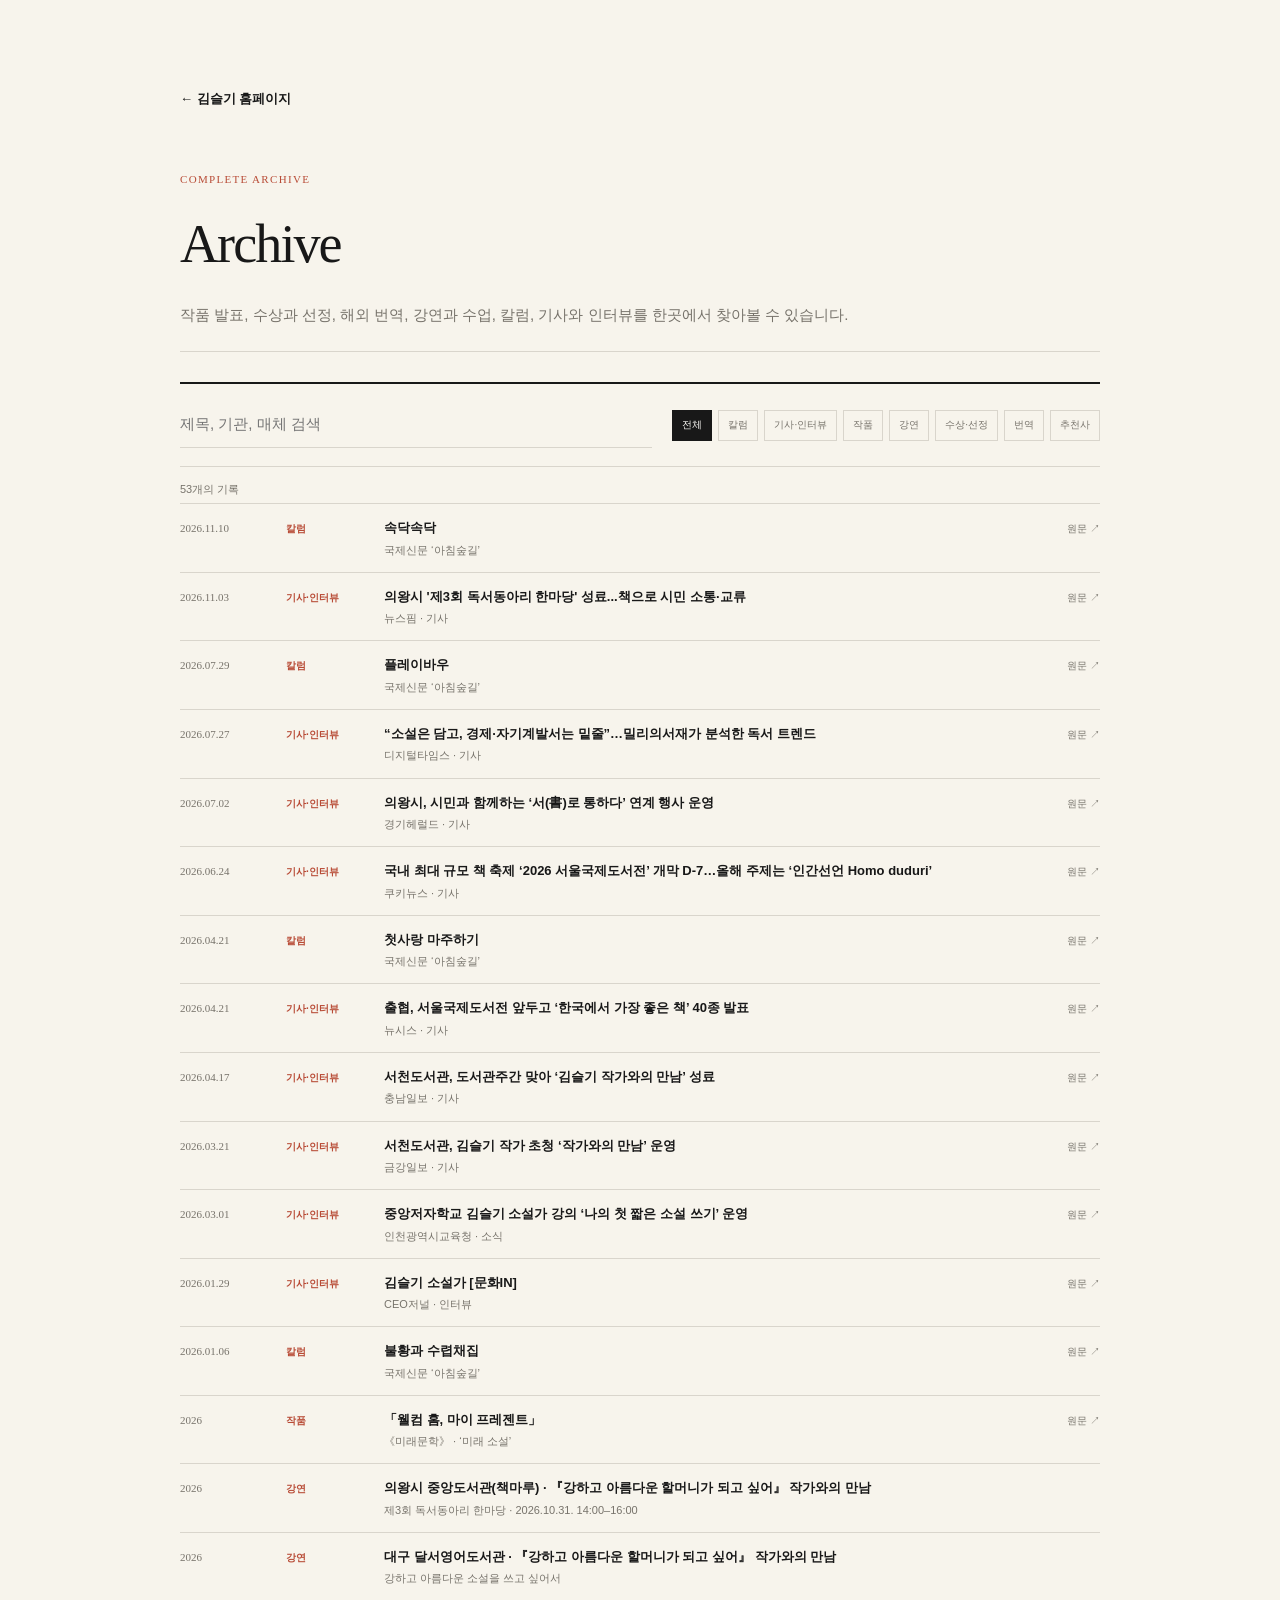
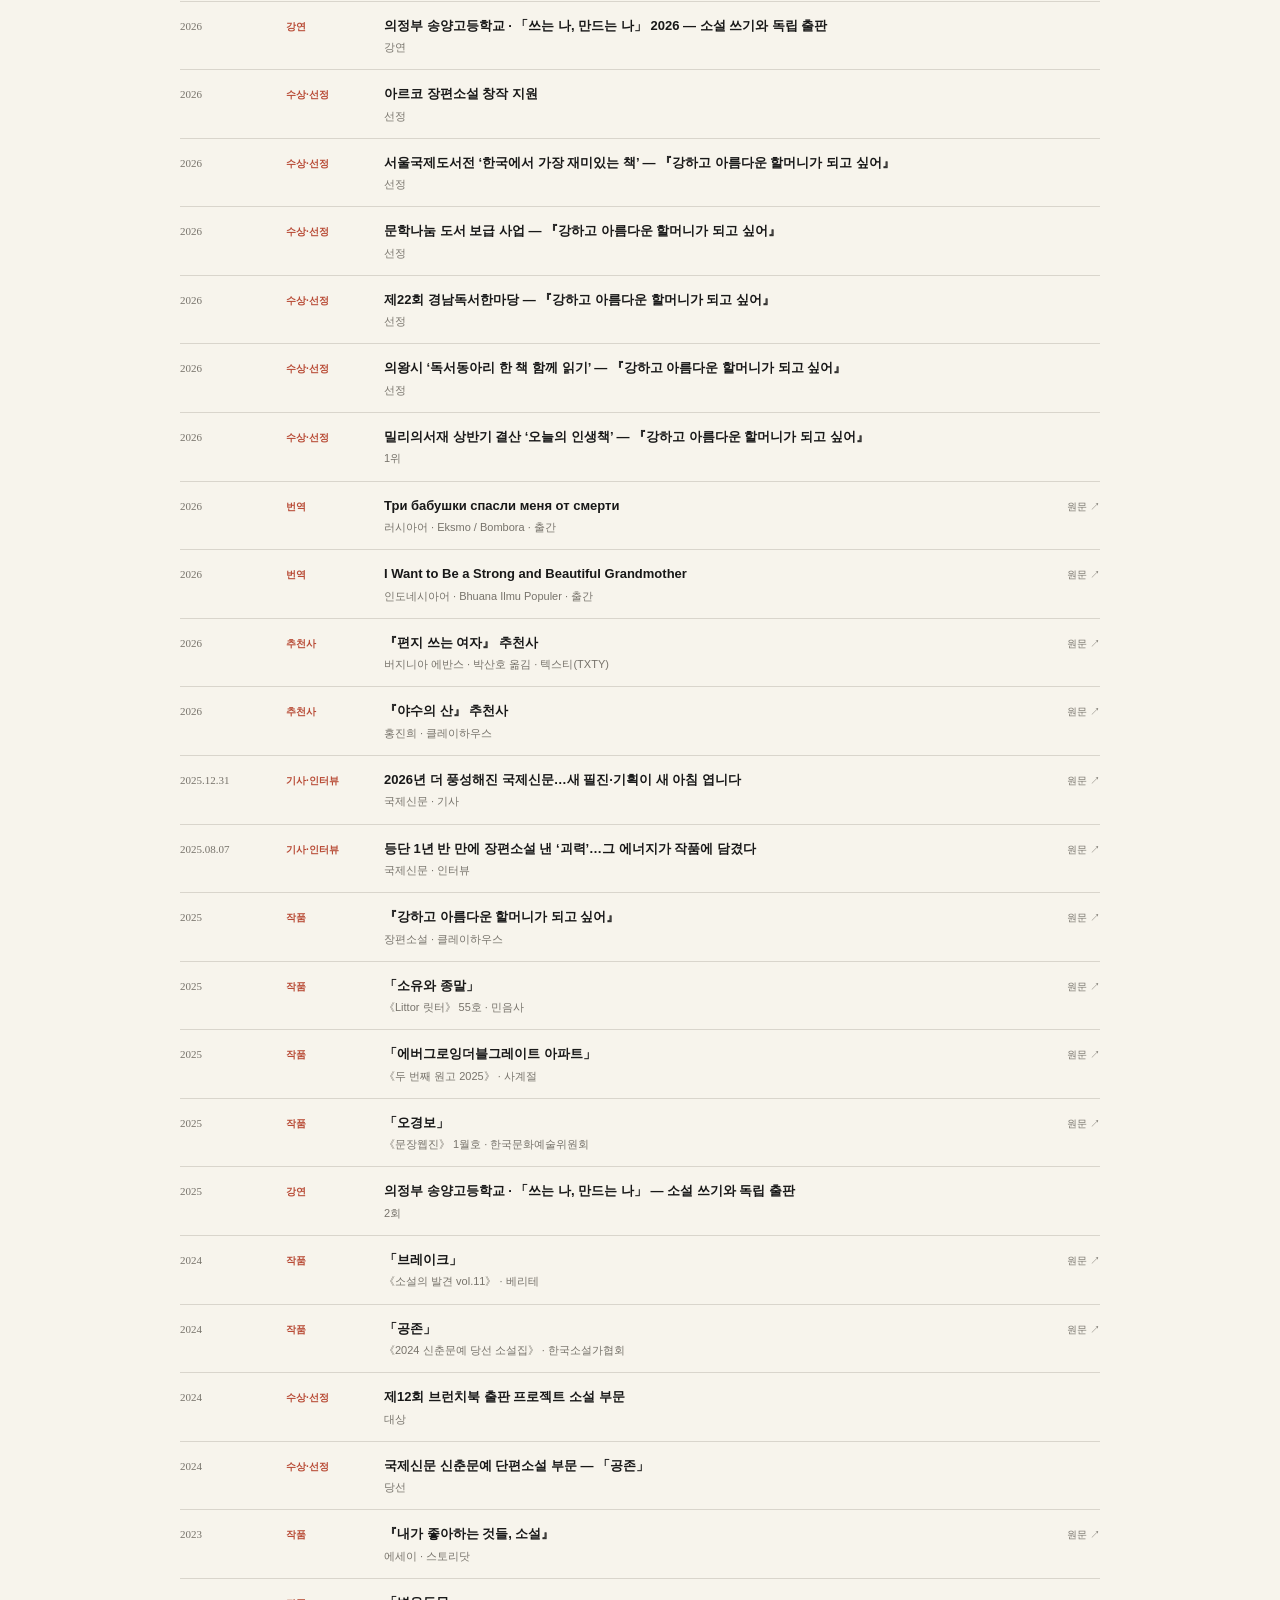
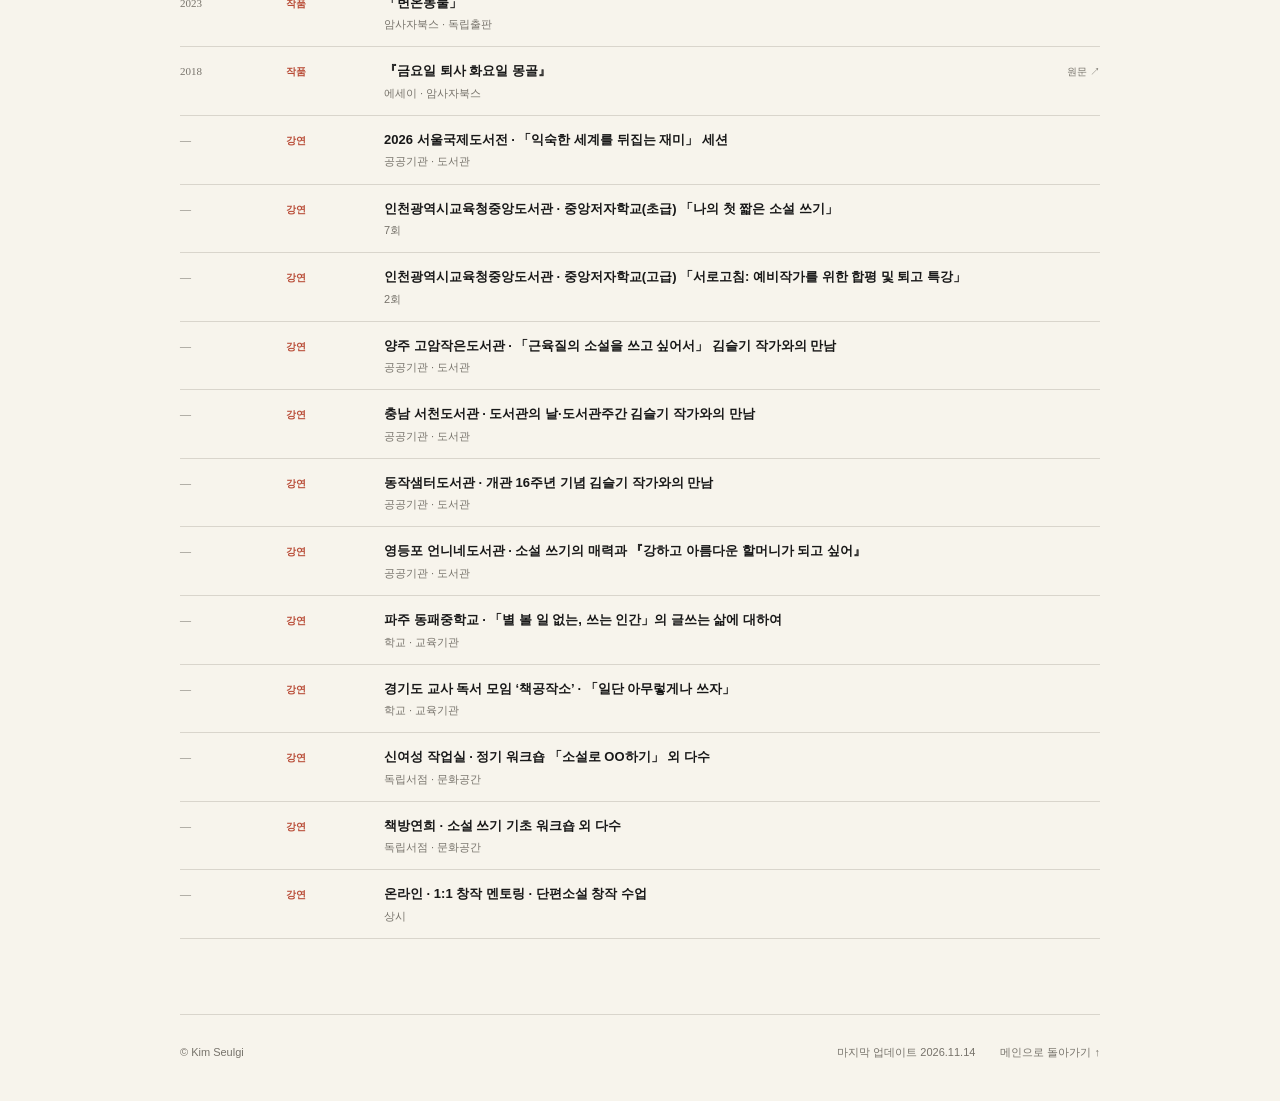
<file: archive.html>
<!doctype html>
<html lang="ko">
<head>
  <meta charset="utf-8">
  <meta name="viewport" content="width=device-width,initial-scale=1">
  <meta name="description" content="김슬기 소설가의 작품, 수상, 번역, 칼럼, 강연, 기사와 인터뷰 전체 활동 기록을 검색합니다.">
  <meta property="og:type" content="website">
  <meta property="og:title" content="아카이브 | 김슬기">
  <meta property="og:description" content="김슬기 소설가의 작품과 활동을 연도 및 분야별로 검색할 수 있는 아카이브.">
  <meta property="og:url" content="https://amsaja.github.io/amsaja06/archive.html">
  <title>아카이브 | 김슬기</title>
  <link rel="icon" href="assets/favicon.svg" type="image/svg+xml">
  <link rel="stylesheet" href="assets/style.css?v=2026110401">
</head>
<body>
  <main class="site archive-page">
    <header class="archive-page-head">
      <a class="archive-back" href="index.html">← 김슬기 홈페이지</a>
      <p class="eyebrow">Complete Archive</p>
      <h1>Archive</h1>
      <p>작품 발표, 수상과 선정, 해외 번역, 강연과 수업, 칼럼, 기사와 인터뷰를 한곳에서 찾아볼 수 있습니다.</p>
    </header>
    <section id="archive" class="archive-section">
      <div class="archive-tools">
        <label class="archive-search">
          <span class="sr-only">아카이브 검색</span>
          <input id="archive-query" type="search" placeholder="제목, 기관, 매체 검색" autocomplete="off">
        </label>
        <div id="archive-filters" class="archive-filters" aria-label="분야 선택"></div>
      </div>
      <p id="archive-status" class="archive-status" aria-live="polite">기록을 불러오는 중입니다.</p>
      <div id="archive-list" class="archive-list"></div>
    </section>
    <footer>
      <span>© Kim Seulgi</span>
      <span id="updated"></span>
      <a href="index.html">메인으로 돌아가기 ↑</a>
    </footer>
  </main>
  <script src="assets/archive.js?v=2026110401"></script>
</body>
</html>
</file>
<file: assets/style.css>
:root{
  --bg:#f7f4ec;
  --paper:#fbfaf6;
  --ink:#181818;
  --muted:#77736b;
  --line:#d9d5cc;
  --accent:#b84b36;
  --max:920px;
}
*{box-sizing:border-box}
html{scroll-behavior:smooth}
body{
  margin:0;
  background:var(--bg);
  color:var(--ink);
  font-family:-apple-system,BlinkMacSystemFont,"Pretendard","Noto Sans KR","Apple SD Gothic Neo",Arial,sans-serif;
  font-size:15px;
  line-height:1.65;
}
a{color:inherit;text-decoration:none}
a:hover{text-decoration:underline;text-underline-offset:3px}
.site{
  width:min(calc(100% - 48px),var(--max));
  margin:0 auto;
  padding:86px 0 40px;
}
.profile{
  display:grid;
  grid-template-columns:minmax(0,1fr) 165px;
  gap:70px;
  align-items:start;
  padding-bottom:68px;
}
.profile h1{
  margin:0 0 4px;
  font-family:Georgia,"Noto Serif KR",serif;
  font-size:48px;
  line-height:1.12;
  font-weight:500;
  letter-spacing:-.035em;
}
.role{margin:0 0 20px;font-size:16px}
.summary{
  max-width:650px;
  margin:0 0 11px;
  font-family:Georgia,"Noto Serif KR",serif;
  font-size:19px;
  line-height:1.65;
}
.focus,.location{max-width:650px;color:var(--muted);margin:0 0 10px}
.profile-photo{margin:2px 0 0}
.profile-photo img{display:block;width:100%;aspect-ratio:4/5;object-fit:cover}
.contact-top{margin-top:32px}
.contact-top h2{
  margin:0 0 9px;
  font-size:14px;
  font-weight:700;
}
.contact-top p{
  display:grid;
  grid-template-columns:92px 1fr;
  margin:3px 0;
  font-size:13px;
}
.contact-top p span:first-child{color:var(--muted)}
.section-nav{
  display:flex;
  flex-wrap:wrap;
  gap:8px 22px;
  padding:16px 0 17px;
  border-top:1px solid var(--line);
  border-bottom:1px solid var(--line);
  font-size:12px;
  font-weight:650;
}
section{
  padding:62px 0 69px;
  border-bottom:1px solid var(--line);
}
section>h2{
  margin:0 0 34px;
  font-family:Georgia,"Noto Serif KR",serif;
  font-size:31px;
  font-weight:500;
  letter-spacing:-.025em;
}
section>h3,.talk-group h3{
  margin:31px 0 12px;
  font-size:13px;
  font-weight:700;
}
section>h2+h3{margin-top:0}
.rows{border-top:1px solid var(--line)}
.row{
  display:grid;
  grid-template-columns:78px minmax(0,1fr) 190px;
  gap:22px;
  padding:12px 0;
  border-bottom:1px solid var(--line);
  align-items:baseline;
}
.row .year{font-family:Georgia,serif;color:var(--muted);font-size:13px}
.row .main{min-width:0}
.row .title{font-weight:600}
.row .sub{display:block;margin-top:2px;color:var(--muted);font-size:12px}
.row .right{justify-self:end;text-align:right;color:var(--muted);font-size:12px}
.row.linked .title:after{content:" ↗";font-weight:400;color:var(--accent)}
.talk-photo{width:min(100%,760px);margin:0 0 36px}
.talk-photo img{display:block;width:100%;height:auto}
.talk-photo figcaption{
  display:flex;
  justify-content:space-between;
  gap:20px;
  margin-top:7px;
  color:var(--muted);
  font-size:11px;
}
.talk-group{margin-top:34px}
.talk-group:first-child{margin-top:0}
.talk-list{border-top:1px solid var(--line)}
.talk-item{
  display:grid;
  grid-template-columns:220px minmax(0,1fr) 58px;
  gap:22px;
  padding:11px 0;
  border-bottom:1px solid var(--line);
  align-items:baseline;
}
.talk-place{font-weight:600}
.talk-title{color:#373532}
.talk-detail{justify-self:end;color:var(--muted);font-size:11px}
.social-links{display:flex;gap:24px;margin:0}
footer{
  display:grid;
  grid-template-columns:1fr auto auto;
  gap:25px;
  padding:28px 0 0;
  color:var(--muted);
  font-size:11px;
}
@media(max-width:700px){
  .site{width:min(calc(100% - 34px),var(--max));padding-top:46px}
  .profile{grid-template-columns:1fr;gap:26px;padding-bottom:46px}
  .profile-photo{grid-row:1;width:92px;margin-left:auto}
  .profile-photo img{aspect-ratio:1/1;border-radius:50%}
  .profile h1{font-size:40px}
  .summary{font-size:17px}
  .section-nav{gap:8px 16px}
  section{padding:48px 0 54px}
  section>h2{font-size:27px;margin-bottom:25px}
  .row{grid-template-columns:52px minmax(0,1fr) 22px;gap:10px}
  .row .right{font-size:0}
  .row.linked .right:after{content:"↗";font-size:14px;color:var(--accent)}
  .row:not(.linked) .right{display:none}
  .talk-photo figcaption{display:block}
  .talk-photo figcaption span{display:block;margin-top:2px}
  .talk-item{grid-template-columns:1fr 40px;gap:2px 10px}
  .talk-place{grid-column:1}
  .talk-title{grid-column:1;color:var(--muted);font-size:13px}
  .talk-detail{grid-column:2;grid-row:1/3;align-self:center}
  footer{grid-template-columns:1fr auto}
  footer span:nth-child(2){grid-column:1;grid-row:2}
}


/* v1.1 additions */
.ko-label{
  font-family:-apple-system,BlinkMacSystemFont,"Pretendard","Noto Sans KR",sans-serif;
  font-size:.52em;
  font-weight:500;
  color:var(--muted);
  vertical-align:middle;
}


.talk-year{
  display:inline-block;
  margin-right:8px;
  color:var(--muted);
  font-family:Georgia,serif;
  font-size:11px;
  font-style:normal;
  font-weight:400;
}


/* final data-split edition */
.summary{
  font-size:clamp(20px,2.45vw,28px);
  line-height:1.55;
  max-width:690px;
  margin-bottom:20px;
}
.focus{
  max-width:690px;
  font-size:14px;
  line-height:1.7;
}
.data-error{
  width:min(calc(100% - 48px),920px);
  margin:20px auto;
  padding:14px 0;
  color:#9d392d;
  font-size:13px;
}


/* Recent news */
.news-section{
  padding-top:42px;
}
.section-heading{
  display:flex;
  align-items:baseline;
  justify-content:space-between;
  gap:24px;
  margin-bottom:25px;
}
.section-heading h2{
  margin:0;
  font-family:Georgia,"Noto Serif KR",serif;
  font-size:31px;
  font-weight:500;
  letter-spacing:-.025em;
}
.section-heading>span{
  color:var(--muted);
  font-family:Georgia,serif;
  font-size:11px;
  letter-spacing:.08em;
  text-transform:uppercase;
}
.news-list{
  border-top:2px solid var(--ink);
}
.news-item{
  display:grid;
  grid-template-columns:92px 52px minmax(0,1fr);
  gap:18px;
  align-items:baseline;
  padding:16px 0;
  border-bottom:1px solid var(--line);
}
.news-item time{
  color:var(--muted);
  font-family:Georgia,serif;
  font-size:12px;
}
.news-category{
  color:var(--accent);
  font-size:11px;
  font-weight:700;
}
.news-copy strong{
  display:block;
  font-size:15px;
  font-weight:600;
}
.news-copy small{
  display:block;
  margin-top:3px;
  color:var(--muted);
  font-size:12px;
}
@media(max-width:700px){
  .news-section{padding-top:34px}
  .section-heading h2{font-size:27px}
  .news-item{
    grid-template-columns:80px minmax(0,1fr);
    gap:2px 12px;
  }
  .news-category{grid-column:1}
  .news-copy{grid-column:2;grid-row:1/3}
}


/* Editorial feature */
.featured-work{
  display:grid;
  grid-template-columns:240px minmax(0,1fr);
  gap:68px;
  align-items:center;
  padding:72px 0;
}
.featured-cover{margin:0}
.featured-cover img{
  display:block;
  width:100%;
  height:auto;
  box-shadow:0 18px 45px rgba(24,24,24,.13);
}
.featured-copy{max-width:540px}
.eyebrow{
  color:var(--accent);
  font-family:Georgia,serif;
  font-size:11px;
  letter-spacing:.09em;
  text-transform:uppercase;
}
.featured-copy h2{
  margin:13px 0 7px;
  font-family:Georgia,"Noto Serif KR",serif;
  font-size:clamp(31px,4.2vw,48px);
  line-height:1.28;
  font-weight:500;
  letter-spacing:-.04em;
}
.featured-meta{margin:0 0 24px;color:var(--muted);font-size:12px}
.featured-note{
  margin:0 0 25px;
  font-family:Georgia,"Noto Serif KR",serif;
  font-size:18px;
  line-height:1.75;
}
.featured-badges{display:flex;flex-wrap:wrap;gap:7px;margin-bottom:27px}
.featured-badges span{
  padding:5px 9px;
  border:1px solid var(--line);
  color:var(--muted);
  font-size:10px;
}
.featured-link{
  display:inline-block;
  padding-bottom:3px;
  border-bottom:1px solid var(--ink);
  font-size:13px;
  font-weight:700;
}

/* Searchable archive */
.archive-intro{max-width:620px;margin:-13px 0 28px;color:var(--muted)}
.archive-tools{
  display:grid;
  grid-template-columns:minmax(220px,1fr) auto;
  gap:20px;
  align-items:center;
  padding:18px 0;
  border-top:2px solid var(--ink);
  border-bottom:1px solid var(--line);
}
.archive-search input{
  width:100%;
  padding:10px 0;
  border:0;
  border-bottom:1px solid var(--line);
  border-radius:0;
  outline:none;
  background:transparent;
  color:var(--ink);
  font:inherit;
}
.archive-search input:focus{border-color:var(--ink)}
.archive-filters{display:flex;flex-wrap:wrap;justify-content:flex-end;gap:6px}
.archive-filters button{
  padding:6px 9px;
  border:1px solid var(--line);
  background:transparent;
  color:var(--muted);
  cursor:pointer;
  font:inherit;
  font-size:10px;
}
.archive-filters button:hover,
.archive-filters button.active{
  border-color:var(--ink);
  background:var(--ink);
  color:var(--paper);
}
.archive-status{margin:13px 0 5px;color:var(--muted);font-size:11px}
.archive-list{border-top:1px solid var(--line)}
.archive-item{
  display:grid;
  grid-template-columns:90px 82px minmax(0,1fr) 48px;
  gap:16px;
  align-items:baseline;
  padding:13px 0;
  border-bottom:1px solid var(--line);
}
.archive-item time{color:var(--muted);font-family:Georgia,serif;font-size:11px}
.archive-category{color:var(--accent);font-size:10px;font-weight:700}
.archive-main strong{display:block;font-size:13px;font-weight:600}
.archive-main small{display:block;margin-top:2px;color:var(--muted);font-size:11px}
.archive-action{justify-self:end;color:var(--muted);font-size:10px}
.archive-empty{padding:28px 0;color:var(--muted);font-size:13px}
.sr-only{
  position:absolute;
  width:1px;height:1px;
  padding:0;margin:-1px;
  overflow:hidden;
  clip:rect(0,0,0,0);
  white-space:nowrap;border:0;
}
@media(max-width:700px){
  .featured-work{grid-template-columns:112px minmax(0,1fr);gap:24px;padding:52px 0}
  .featured-copy h2{font-size:27px}
  .featured-note{font-size:14px;margin-bottom:18px}
  .featured-badges{display:none}
  .archive-tools{grid-template-columns:1fr;gap:12px}
  .archive-filters{justify-content:flex-start}
  .archive-item{grid-template-columns:68px minmax(0,1fr) 20px;gap:3px 10px}
  .archive-category{grid-column:1}
  .archive-main{grid-column:2;grid-row:1/3}
  .archive-action{grid-column:3;grid-row:1/3;align-self:center;font-size:0}
  .archive-action:not(:empty):after{content:"↗";font-size:13px}
}


/* Lecture activity map */
.talk-map-block{
  display:grid;
  grid-template-columns:minmax(0,1fr) 330px;
  gap:54px;
  align-items:center;
  margin:10px 0 58px;
  padding:38px 42px;
  background:var(--paper);
  border:1px solid var(--line);
}
.talk-map-copy h3{
  margin:10px 0 13px;
  font-family:Georgia,"Noto Serif KR",serif;
  font-size:27px;
  font-weight:500;
}
.talk-map-copy p{margin:0;color:var(--muted);font-size:13px;line-height:1.75}
.talk-map-legend{display:flex;flex-wrap:wrap;gap:8px 15px;margin-top:22px;color:var(--muted);font-size:11px}
.talk-map-legend strong{color:var(--ink);font-weight:700}
.talk-map svg{display:block;width:100%;height:auto}
.korea-shape{fill:var(--bg);stroke:var(--line);stroke-width:2}
.map-pin circle{fill:var(--accent)}
.map-count{fill:#fff;font-family:Georgia,serif;font-size:13px;font-weight:700}
.map-label{fill:var(--ink);font-size:11px;font-weight:700}

/* Achievement groups */
#awards-list{border-top:0}
.achievement-group{margin-top:36px}
.achievement-group:first-child{margin-top:0}
.achievement-group>h3{
  margin:0 0 12px;
  font-size:13px;
  font-weight:700;
}
@media(max-width:700px){
  .talk-map-block{grid-template-columns:1fr 190px;gap:18px;padding:24px 20px;margin-bottom:42px}
  .talk-map-copy h3{font-size:21px}
  .talk-map-copy p{font-size:11px}
  .talk-map-legend{gap:5px 10px;margin-top:14px}
}
@media(max-width:480px){
  .talk-map-block{grid-template-columns:1fr}
  .talk-map{width:210px;margin:0 auto}
}


/* Detailed interactive lecture map */
.talk-map-block{
  grid-template-columns:minmax(220px,.72fr) minmax(430px,1.28fr);
  overflow:hidden;
}
.talk-map{min-width:0}
.map-stage{position:relative;width:100%}
.map-stage svg{display:block;width:100%;height:auto;overflow:visible}
.map-stage .korea-shape{
  fill:#ece7dc;
  stroke:#bab3a6;
  stroke-width:2;
  vector-effect:non-scaling-stroke;
}
.map-stage .jeju{stroke-width:1.5}
.venue-pin{cursor:pointer;outline:none}
.pin-leader{
  stroke:#b6afa3;
  stroke-width:1;
  stroke-dasharray:2 3;
  vector-effect:non-scaling-stroke;
}
.pin-anchor{fill:#a8a095}
.pin-shape{fill:var(--accent);filter:drop-shadow(0 2px 2px rgba(24,24,24,.18))}
.pin-hole{fill:var(--paper);pointer-events:none}
.venue-label{
  fill:var(--ink);
  font-family:-apple-system,BlinkMacSystemFont,"Pretendard","Noto Sans KR",sans-serif;
  font-size:10px;
  font-weight:650;
  paint-order:stroke;
  stroke:var(--paper);
  stroke-width:4px;
  stroke-linejoin:round;
}
.venue-pin:hover .pin-shape,
.venue-pin:focus .pin-shape,
.venue-pin.active .pin-shape{fill:var(--ink)}
.venue-pin:hover .venue-label,
.venue-pin:focus .venue-label,
.venue-pin.active .venue-label{fill:var(--accent)}
.map-popup{
  position:absolute;
  right:8px;
  bottom:8px;
  width:min(310px,calc(100% - 16px));
  padding:18px 42px 18px 19px;
  background:rgba(24,24,24,.96);
  color:#fff;
  box-shadow:0 14px 40px rgba(24,24,24,.22);
}
.map-popup[hidden]{display:none}
.map-popup-city{display:block;margin-bottom:4px;color:#d59787;font-size:10px;font-weight:700}
.map-popup>strong{display:block;font-family:Georgia,"Noto Serif KR",serif;font-size:17px;font-weight:500}
.map-popup ul{margin:12px 0 0;padding-left:17px}
.map-popup li{margin-top:6px;font-size:11px;line-height:1.5}
.map-popup li small{color:#bbb4aa;font-size:10px}
.map-popup-close{
  position:absolute;
  top:7px;
  right:9px;
  padding:2px 7px;
  border:0;
  background:transparent;
  color:#fff;
  cursor:pointer;
  font-size:20px;
}
@media(max-width:760px){
  .talk-map-block{grid-template-columns:1fr;padding:26px 18px}
  .talk-map{max-width:580px;margin:4px auto 0}
}


/* Refined archival map markers */
.pin-hit{fill:transparent}
.pin-marker{
  fill:var(--paper);
  stroke:var(--accent);
  stroke-width:2;
  vector-effect:non-scaling-stroke;
}
.pin-number{
  fill:var(--accent);
  font-family:Georgia,serif;
  font-size:10px;
  font-weight:700;
  pointer-events:none;
}
.venue-pin:hover .pin-marker,
.venue-pin:focus .pin-marker,
.venue-pin.active .pin-marker{
  fill:var(--ink);
  stroke:var(--ink);
}
.venue-pin:hover .pin-number,
.venue-pin:focus .pin-number,
.venue-pin.active .pin-number{fill:#fff}
.talk-map-legend{
  display:block;
  margin-top:22px;
}
.venue-index-count{
  display:block;
  margin-bottom:12px;
  color:var(--muted);
  font-size:11px;
}
.venue-index{
  display:grid;
  grid-template-columns:1fr 1fr;
  gap:3px 12px;
}
.venue-index button{
  display:grid;
  grid-template-columns:20px minmax(0,1fr);
  gap:6px;
  align-items:center;
  padding:4px 0;
  border:0;
  background:transparent;
  color:var(--muted);
  cursor:pointer;
  text-align:left;
  font:inherit;
  font-size:10px;
}
.venue-index button em{
  display:grid;
  place-items:center;
  width:18px;
  height:18px;
  border:1px solid var(--line);
  border-radius:50%;
  color:var(--accent);
  font-family:Georgia,serif;
  font-size:9px;
  font-style:normal;
}
.venue-index button:hover,
.venue-index button.active{color:var(--ink)}
.venue-index button:hover em,
.venue-index button.active em{
  border-color:var(--ink);
  background:var(--ink);
  color:#fff;
}
@media(max-width:760px){
  .talk-map-block{display:block}
  .talk-map-copy{margin-bottom:18px}
  .talk-map-copy>p{max-width:440px}
  .venue-index{grid-template-columns:1fr 1fr}
  .talk-map{width:100%;max-width:470px}
  .map-stage svg{max-height:520px}
  .venue-label{display:none}
  .map-popup{
    position:relative;
    right:auto;
    bottom:auto;
    width:100%;
    margin-top:10px;
    box-shadow:none;
  }
}
@media(max-width:420px){
  .venue-index{grid-template-columns:1fr}
  .map-stage svg{max-height:440px}
}


/* Face guide quick navigation */
.floating-guide{
  position:fixed;
  z-index:100;
  right:max(24px,calc((100vw - var(--max))/2 - 118px));
  bottom:28px;
  display:flex;
  flex-direction:column;
  align-items:flex-end;
  gap:10px;
}
.guide-toggle{
  display:flex;
  align-items:center;
  gap:9px;
  min-height:58px;
  padding:5px 15px 5px 5px;
  border:1px solid #c9c3b7;
  border-radius:32px;
  background:rgba(251,250,246,.96);
  color:var(--ink);
  box-shadow:0 8px 26px rgba(24,24,24,.13);
  cursor:pointer;
  font:inherit;
  font-size:11px;
  font-weight:700;
  backdrop-filter:blur(8px);
}
.guide-toggle img{
  display:block;
  width:48px;
  height:48px;
  object-fit:cover;
  border-radius:50%;
  background:#eee8dc;
}
.guide-toggle:hover{border-color:var(--ink)}
.guide-toggle:focus-visible,.guide-menu a:focus-visible,.guide-menu button:focus-visible{
  outline:2px solid var(--accent);
  outline-offset:3px;
}
.guide-tip{
  max-width:210px;
  margin:0 5px 0 0;
  padding:9px 12px;
  border:1px solid var(--line);
  border-radius:14px 14px 3px 14px;
  background:var(--paper);
  box-shadow:0 7px 22px rgba(24,24,24,.09);
  font-family:Georgia,"Noto Serif KR",serif;
  font-size:11px;
  line-height:1.45;
  transition:opacity .25s ease,transform .25s ease;
}
.guide-tip.is-hidden{opacity:0;transform:translateY(5px);pointer-events:none}
.guide-menu{
  width:224px;
  padding:14px;
  border:1px solid #c9c3b7;
  background:rgba(251,250,246,.98);
  box-shadow:0 14px 42px rgba(24,24,24,.16);
  backdrop-filter:blur(10px);
}
.guide-menu[hidden]{display:none}
.guide-menu-head{
  display:flex;
  align-items:center;
  justify-content:space-between;
  padding:0 2px 10px;
  border-bottom:1px solid var(--line);
  font-family:Georgia,"Noto Serif KR",serif;
  font-size:13px;
}
.guide-menu-head button{
  padding:0 3px;
  border:0;
  background:transparent;
  color:var(--muted);
  cursor:pointer;
  font-size:20px;
  line-height:1;
}
.guide-menu nav{display:grid;grid-template-columns:1fr 1fr;padding-top:7px}
.guide-menu a{
  padding:8px 5px;
  color:var(--muted);
  font-size:11px;
  font-weight:600;
}
.guide-menu a:hover,.guide-menu a.active{color:var(--accent);text-decoration:none}
@media(max-width:700px){
  body{padding-bottom:76px}
  .floating-guide{right:16px;bottom:14px}
  .guide-toggle{min-height:54px;padding:4px;border-radius:50%}
  .guide-toggle img{width:48px;height:48px}
  .guide-toggle span{position:absolute;width:1px;height:1px;overflow:hidden;clip:rect(0,0,0,0)}
  .guide-tip{margin-right:0}
  .guide-menu{
    position:fixed;
    right:12px;
    bottom:78px;
    width:min(340px,calc(100vw - 24px));
    max-height:min(520px,calc(100vh - 108px));
    overflow:auto;
    padding:17px;
    border-radius:18px;
  }
  .guide-menu nav{grid-template-columns:1fr 1fr}
  .guide-menu a{padding:11px 7px;font-size:12px}
}
@media(prefers-reduced-motion:reduce){
  .guide-tip{transition:none}
}


/* Book-centered featured works */
.featured-works{padding:72px 0}
.featured-heading{margin-bottom:38px}
#featured-list{display:grid;gap:0}
.featured-entry{
  display:grid;
  grid-template-columns:240px minmax(0,1fr);
  gap:68px;
  align-items:start;
  padding:0 0 72px;
}
.featured-entry+.featured-entry{
  padding-top:72px;
  border-top:1px solid var(--line);
}
.featured-entry:last-child{padding-bottom:0}
.featured-entry .featured-copy h3{
  margin:13px 0 7px;
  font-family:Georgia,"Noto Serif KR",serif;
  font-size:clamp(31px,4.2vw,48px);
  line-height:1.28;
  font-weight:500;
  letter-spacing:-.04em;
}
.featured-records{margin:28px 0 22px}
.featured-records h4,.featured-editions h4{
  margin:0 0 8px;
  color:var(--muted);
  font-size:10px;
  letter-spacing:.06em;
}
.featured-records ul{
  margin:0;
  padding:0;
  border-top:1px solid var(--line);
  list-style:none;
}
.featured-records li{
  display:grid;
  grid-template-columns:42px minmax(0,1fr) auto;
  gap:10px;
  padding:8px 0;
  border-bottom:1px solid var(--line);
  font-size:11px;
}
.featured-records time{color:var(--muted);font-family:Georgia,serif}
.featured-records strong{color:var(--accent);font-size:10px}
.featured-editions{margin:0 0 24px}
.featured-editions p{margin:0;color:var(--muted);font-size:11px;line-height:1.9}
.featured-editions a:after{content:" ↗";color:var(--accent)}
#awards-list{border-top:1px solid var(--line)}
@media(max-width:700px){
  .featured-works{padding:52px 0}
  .featured-entry{grid-template-columns:112px minmax(0,1fr);gap:24px;padding-bottom:52px}
  .featured-entry+.featured-entry{padding-top:52px}
  .featured-entry .featured-copy h3{font-size:27px}
  .featured-records{grid-column:1/3}
  .featured-records li{grid-template-columns:36px minmax(0,1fr) auto;gap:7px}
}
@media(max-width:480px){
  .featured-entry{grid-template-columns:88px minmax(0,1fr);gap:18px}
  .featured-entry .featured-note{grid-column:1/3}
}


/* Translation cover cards */
.featured-editions{margin:4px 0 26px}
.featured-edition-grid{
  display:grid;
  grid-template-columns:repeat(2,minmax(0,1fr));
  gap:10px;
}
.featured-edition-card{
  display:grid;
  grid-template-columns:70px minmax(0,1fr);
  gap:12px;
  align-items:center;
  min-width:0;
  padding:10px;
  border:1px solid var(--line);
  background:var(--paper);
  text-decoration:none;
  transition:border-color .2s ease,transform .2s ease;
}
.featured-edition-card:hover{
  border-color:var(--ink);
  transform:translateY(-2px);
  text-decoration:none;
}
.featured-edition-cover{
  display:grid;
  place-items:center;
  width:70px;
  aspect-ratio:3/4;
  overflow:hidden;
  background:#f2eee5;
}
.featured-edition-cover img{
  display:block;
  width:100%;
  height:100%;
  object-fit:contain;
}
.featured-edition-info{display:block;min-width:0}
.featured-edition-info strong{
  display:block;
  margin-bottom:4px;
  color:var(--accent);
  font-size:10px;
}
.featured-edition-info>span{
  display:-webkit-box;
  overflow:hidden;
  font-family:Georgia,"Noto Serif KR",serif;
  font-size:11px;
  line-height:1.45;
  -webkit-box-orient:vertical;
  -webkit-line-clamp:3;
}
.featured-edition-info small{
  display:block;
  margin-top:6px;
  color:var(--muted);
  font-size:9px;
  line-height:1.45;
}
.featured-edition-card[href] .featured-edition-info small:after{
  content:" ↗";
  color:var(--accent);
}
@media(max-width:700px){
  .featured-edition-grid{
    display:flex;
    gap:8px;
    overflow-x:auto;
    padding:0 0 7px;
    scroll-snap-type:x proximity;
    -webkit-overflow-scrolling:touch;
  }
  .featured-edition-card{
    flex:0 0 230px;
    grid-template-columns:62px minmax(0,1fr);
    scroll-snap-align:start;
  }
  .featured-edition-cover{width:62px}
}


/* Dual-scale lecture map */
.talk-map-block{
  grid-template-columns:minmax(250px,.68fr) minmax(0,1.32fr);
  gap:38px;
  align-items:start;
  padding:34px;
}
.talk-map-copy{position:sticky;top:24px}
.map-panels{
  display:grid;
  grid-template-columns:minmax(170px,.72fr) minmax(280px,1.28fr);
  gap:10px;
}
.map-panel{
  min-width:0;
  border:1px solid var(--line);
  background:#f8f5ee;
}
.map-panel-heading{
  display:flex;
  align-items:baseline;
  justify-content:space-between;
  gap:10px;
  padding:11px 13px;
  border-bottom:1px solid var(--line);
}
.map-panel-heading strong{
  font-family:Georgia,"Noto Serif KR",serif;
  font-size:13px;
  font-weight:600;
}
.map-panel-heading span{color:var(--muted);font-size:9px}
.map-panel svg{display:block;width:100%;height:auto}
.national-panel .korea-shape{
  fill:#ebe6db;
  stroke:#aaa296;
  stroke-width:1.7;
  vector-effect:non-scaling-stroke;
}
.metro-land{
  fill:#ebe6db;
  stroke:#b8b0a4;
  stroke-width:1.5;
  vector-effect:non-scaling-stroke;
}
.metro-river{
  fill:none;
  stroke:#c9d5d3;
  stroke-width:5;
  stroke-linecap:round;
  opacity:.9;
  vector-effect:non-scaling-stroke;
}
.metro-area-label{
  fill:#9a9388;
  font-size:10px;
  font-weight:650;
  letter-spacing:.08em;
}
.metro-cluster{cursor:pointer;outline:none}
.metro-cluster circle{
  fill:var(--accent);
  stroke:var(--paper);
  stroke-width:4;
  filter:drop-shadow(0 3px 4px rgba(24,24,24,.18));
}
.metro-cluster>text:not(.metro-cluster-label){
  fill:#fff;
  font-family:Georgia,serif;
  font-size:13px;
  font-weight:700;
  pointer-events:none;
}
.metro-cluster-label{
  fill:var(--ink);
  font-size:10px;
  font-weight:700;
  paint-order:stroke;
  stroke:var(--paper);
  stroke-width:4px;
}
.metro-cluster:hover circle,.metro-cluster:focus circle{fill:var(--ink)}
.map-stage-dual .pin-marker{
  fill:var(--paper);
  stroke:var(--accent);
  stroke-width:2;
}
.map-stage-dual .pin-number{font-size:10px}
.map-stage-dual .pin-leader{
  stroke:#b3ab9e;
  stroke-width:1;
  stroke-dasharray:2 3;
}
.map-stage-dual .pin-anchor{fill:#8f877b}
.map-stage-dual .map-popup{
  position:relative;
  right:auto;
  bottom:auto;
  width:100%;
  margin-top:10px;
  box-shadow:none;
}
.venue-index-groups{display:grid;gap:17px}
.venue-index-group h4{
  display:flex;
  justify-content:space-between;
  margin:0 0 7px;
  padding-bottom:6px;
  border-bottom:1px solid var(--line);
  color:var(--ink);
  font-size:10px;
}
.venue-index-group h4 span{
  color:var(--muted);
  font-family:Georgia,serif;
  font-weight:400;
}
.venue-index{grid-template-columns:1fr}
.map-panel-pulse{animation:map-panel-pulse .65s ease}
@keyframes map-panel-pulse{
  0%,100%{box-shadow:0 0 0 0 rgba(184,75,54,0)}
  45%{box-shadow:0 0 0 4px rgba(184,75,54,.24)}
}
@media(prefers-reduced-motion:reduce){.map-panel-pulse{animation:none}}
@media(max-width:820px){
  .talk-map-block{grid-template-columns:1fr;padding:26px 20px}
  .talk-map-copy{position:static}
  .venue-index-groups{grid-template-columns:1fr 1fr}
  .venue-index{grid-template-columns:1fr 1fr}
}
@media(max-width:620px){
  .map-panels{grid-template-columns:135px minmax(260px,1fr);overflow-x:auto;padding-bottom:7px}
  .map-panel{scroll-snap-align:start}
  .map-panels{scroll-snap-type:x proximity}
  .venue-index-groups{grid-template-columns:1fr}
  .venue-index{grid-template-columns:1fr 1fr}
}
@media(max-width:420px){
  .talk-map-block{padding:22px 14px}
  .map-panels{grid-template-columns:125px 285px}
  .venue-index{grid-template-columns:1fr}
}

/* 2026-11-04: compact homepage and dedicated full archive */
.section-more{
  display:inline-flex;
  gap:10px;
  align-items:center;
  margin-top:22px;
  border-bottom:1px solid var(--ink);
  padding-bottom:5px;
  font-size:13px;
  font-weight:650;
}
.section-more span{font-weight:400;color:var(--accent)}
.talk-history{margin-top:34px;border-top:1px solid var(--line)}
.talk-history>summary{
  display:flex;
  align-items:center;
  gap:14px;
  cursor:pointer;
  list-style:none;
  padding:17px 0;
  font-size:14px;
  font-weight:650;
}
.talk-history>summary::-webkit-details-marker{display:none}
.talk-history>summary span{
  margin-left:auto;
  color:var(--muted);
  font-size:12px;
  font-weight:400;
}
.talk-history>summary::after{content:"+";color:var(--accent);font-size:21px;line-height:1}
.talk-history[open]>summary::after{content:"−"}
.talk-history #talks-list{padding:7px 0 10px}
.archive-portal-link{
  display:flex;
  align-items:center;
  justify-content:space-between;
  gap:32px;
  padding:27px 0;
  border-top:2px solid var(--ink);
  border-bottom:1px solid var(--line);
  text-decoration:none;
}
.archive-portal-link:hover{text-decoration:none}
.archive-portal-link:hover strong{text-decoration:underline;text-underline-offset:4px}
.archive-portal-copy{display:grid;gap:5px}
.archive-portal-copy strong{font-size:18px;font-weight:650}
.archive-portal-copy small{font-size:13px;color:var(--muted)}
.archive-portal-arrow{color:var(--accent);font-size:26px;flex:none}
.archive-page-head{padding:0 0 24px;border-bottom:1px solid var(--line)}
.archive-back{display:inline-block;margin-bottom:50px;font-size:13px;font-weight:650}
.archive-page-head .eyebrow{color:var(--accent);font-size:11px;letter-spacing:.12em;text-transform:uppercase}
.archive-page-head h1{
  margin:4px 0 14px;
  font-family:Georgia,"Noto Serif KR",serif;
  font-weight:500;
  font-size:clamp(36px,5vw,54px);
  letter-spacing:-.035em;
}
.archive-page-head>p:last-child{max-width:680px;color:var(--muted);margin:0}
.archive-page .archive-section{padding:30px 0 75px}
@media(max-width:700px){
  .talk-history>summary{gap:8px;font-size:13px}
  .talk-history>summary span{font-size:11px;text-align:right}
  .archive-portal-link{padding:22px 0;gap:15px}
  .archive-portal-copy strong{font-size:16px}
  .archive-portal-copy small{font-size:12px}
  .archive-back{margin-bottom:35px}
  .archive-page .archive-section{padding-bottom:48px}
}
</file>
